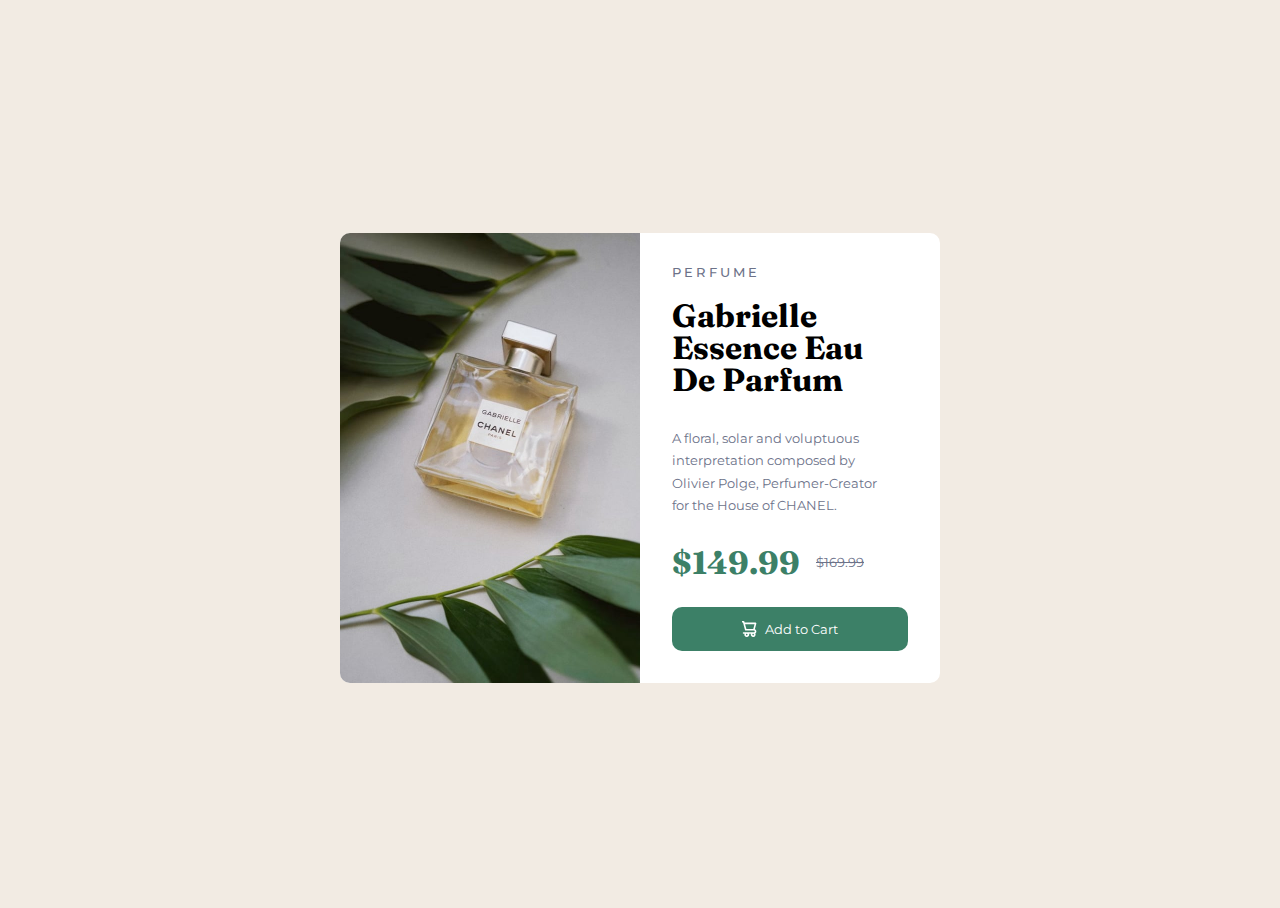
<file: 01_Product-preview-card-component/index.html>
<!DOCTYPE html>
<html lang="en">
<head>
  <meta charset="UTF-8">
  <meta name="viewport" content="width=device-width, initial-scale=1.0"> <!-- displays site properly based on user's device -->
  <link rel="icon" type="image/png" sizes="32x32" href="./images/favicon-32x32.png">
  <title>Frontend Mentor | Product preview card component</title>
  <!-- Feel free to remove these styles or customise in your own stylesheet 👍 -->
  <style>
    .attribution { font-size: 11px; text-align: center; }
    .attribution a { color: hsl(228, 45%, 44%); }
  </style>
  <!-- web font -->
  <link rel="preconnect" href="https://fonts.googleapis.com">
  <link rel="preconnect" href="https://fonts.gstatic.com" crossorigin>
  <link href="https://fonts.googleapis.com/css2?family=Fraunces:opsz,wght@9..144,700&family=Montserrat:wght@500;700&display=swap" rel="stylesheet">
  <!-- css -->
  <link rel="stylesheet" href="style.css">
  <!-- meta : viewport -->
  <meta name="viewport" content="width=device-width, initial-scale=1">
</head>
<body>
  <div class="card">
    <div class="picture">
      <!-- <img src="./images/image-product-desktop.jpg" alt=""> -->
    </div>
    <div class="aside">
      <h4>PERFUME</h4>
      <h1 class="title">Gabrielle<br> Essence Eau<br> De Parfum</h1>
      <p>A floral, solar and voluptuous interpretation composed by <br>Olivier Polge, Perfumer-Creator <br>for the House of CHANEL.</p>
      <div class="price-row">
        <h1 class="price1">$149.99</h1>
        <span class="price2">$169.99</span>
      </div>
      <button class="add-button">
        <svg width="15" height="16" xmlns="http://www.w3.org/2000/svg"><path d="M14.383 10.388a2.397 2.397 0 0 0-1.518-2.222l1.494-5.593a.8.8 0 0 0-.144-.695.8.8 0 0 0-.631-.28H2.637L2.373.591A.8.8 0 0 0 1.598 0H0v1.598h.983l1.982 7.4a.8.8 0 0 0 .799.59h8.222a.8.8 0 0 1 0 1.599H1.598a.8.8 0 1 0 0 1.598h.943a2.397 2.397 0 1 0 4.507 0h1.885a2.397 2.397 0 1 0 4.331-.376 2.397 2.397 0 0 0 1.12-2.021ZM11.26 7.99H4.395L3.068 3.196h9.477L11.26 7.991Zm-6.465 6.392a.8.8 0 1 1 0-1.598.8.8 0 0 1 0 1.598Zm6.393 0a.8.8 0 1 1 0-1.598.8.8 0 0 1 0 1.598Z" fill="#FFF"/></svg>
        Add to Cart
      </button>
    </div>
  </div>
</body>
</html>
</file>
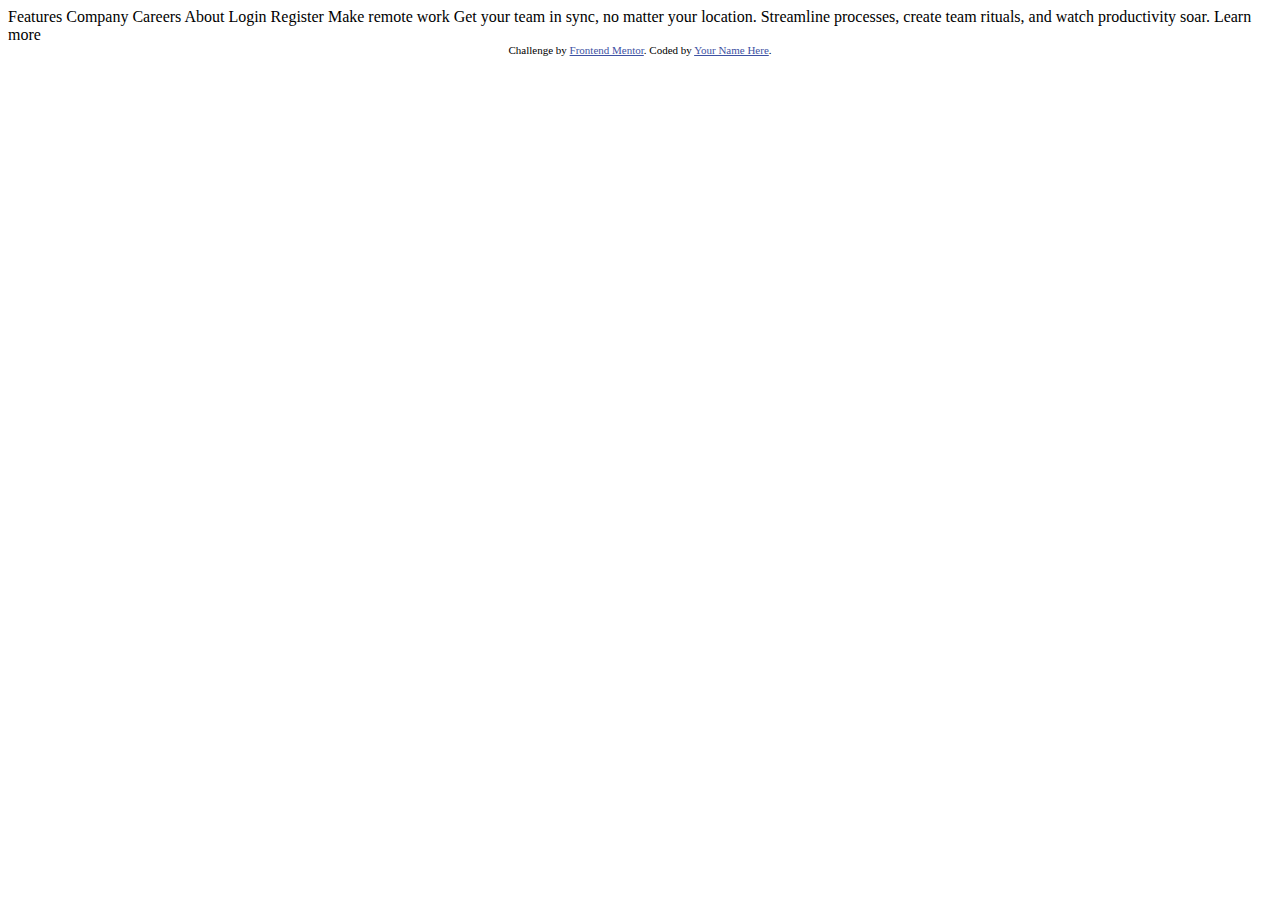
<file: 02_intro-section-with-dropdown-navigation-main/index.html>
<!DOCTYPE html>
<html lang="en">
<head>
  <meta charset="UTF-8">
  <meta name="viewport" content="width=device-width, initial-scale=1.0"> <!-- displays site properly based on user's device -->

  <link rel="icon" type="image/png" sizes="32x32" href="./images/favicon-32x32.png">
  
  <title>Frontend Mentor | Intro section with dropdown navigation</title>

  <!-- Feel free to remove these styles or customise in your own stylesheet 👍 -->
  <style>
    .attribution { font-size: 11px; text-align: center; }
    .attribution a { color: hsl(228, 45%, 44%); }
  </style>
</head>
<body>

  Features
  Company
  Careers
  About

  Login
  Register

  Make remote work

  Get your team in sync, no matter your location. Streamline processes, 
  create team rituals, and watch productivity soar.

  Learn more
  
  <div class="attribution">
    Challenge by <a href="https://www.frontendmentor.io?ref=challenge" target="_blank">Frontend Mentor</a>. 
    Coded by <a href="#">Your Name Here</a>.
  </div>
</body>
</html>
</file>
<file: 01_Product-preview-card-component/style.css>
html {
    width: 100%;
    height: 100%;
    font-family: var(--font1);
    --font1: 'Montserrat', sans-serif;
    --font2: 'Fraunces', serif;
    --darkCyan: hsl(158, 36%, 37%);
    --cream: hsl(30, 38%, 92%);
    --darkBlue: hsl(212, 21%, 14%);
    --grayishBlue: hsl(228, 12%, 48%);
    --white: hsl(0, 0%, 100%);
    --active: #1A4031;
}

body {
    display: flex;
    justify-content: center;
    align-items: center;
    height: 100%;
    background-color: var(--cream)
}

.card {
    width: 600px;
    height: 450px;
    display: flex;
    background-color: var(--white);
    border-radius: 10px;
}

/* ///////////////////////////////// start : left ////////////////////////////// */
.picture {
    width: 50%;
    background: url("./images/image-product-desktop.jpg");
    background-size: 100%;
    border-radius: 10px 0px 0px 10px;
}

.picture img {
    object-fit: cover;
    width: 100%;
    height: 100%;
}
/* ///////////////////////////////// end : left ////////////////////////////// */


/* ///////////////////////////////// start : right ////////////////////////////// */
.aside {
    width: 50%;
    display: flex;
    flex-direction: column;
    padding: 32px;
    box-sizing: border-box;
    justify-content: space-between;
}

/* reset margin*/
h4, h1, p, span, button {
    margin: 0px;
}

h4 {
    color: var(--grayishBlue);
    font-weight: 500;
    font-size: 0.8rem;
    letter-spacing: 0.2rem;
    margin-bottom: 20px;
}

h1 {
    font-family: var(--font2);
}

.title {
    line-height: 2rem;
    margin-bottom: 32px;
}

p {
    color: var(--grayishBlue);
    line-height: 1.4rem;
    font-size: 0.8rem;
}

.price-row {
    display: flex;
    align-items: center;
    height: 96px;
}

.price1 {
    color: var(--darkCyan);
    margin-right: 16px;
}

.price2 {
    color: var(--grayishBlue);
    text-decoration: line-through;
    font-size: 0.8rem;
}


.add-button {
    width: 100%;
    height: 48px;
    border: none;
    background-color: var(--darkCyan);
    padding: 0px;
    border-radius: 10px;
    color: white;
    font-family: var(--font1 );
    display: flex;
    justify-content: center;
    align-items: center;
}

.add-button:hover {
    background-color: var(--active);
    cursor: pointer;
}

.add-button svg {
    margin-right: 8px;
}
/* ///////////////////////////////// end : right ////////////////////////////// */


/* //////////////////////////////////////////////////// */
/* //////////////////////responsive//////////////////// */
/* //////////////////////////////////////////////////// */

@media (max-width: 375px) {
    .card {
        flex-direction: column;
    }
}
</file>
